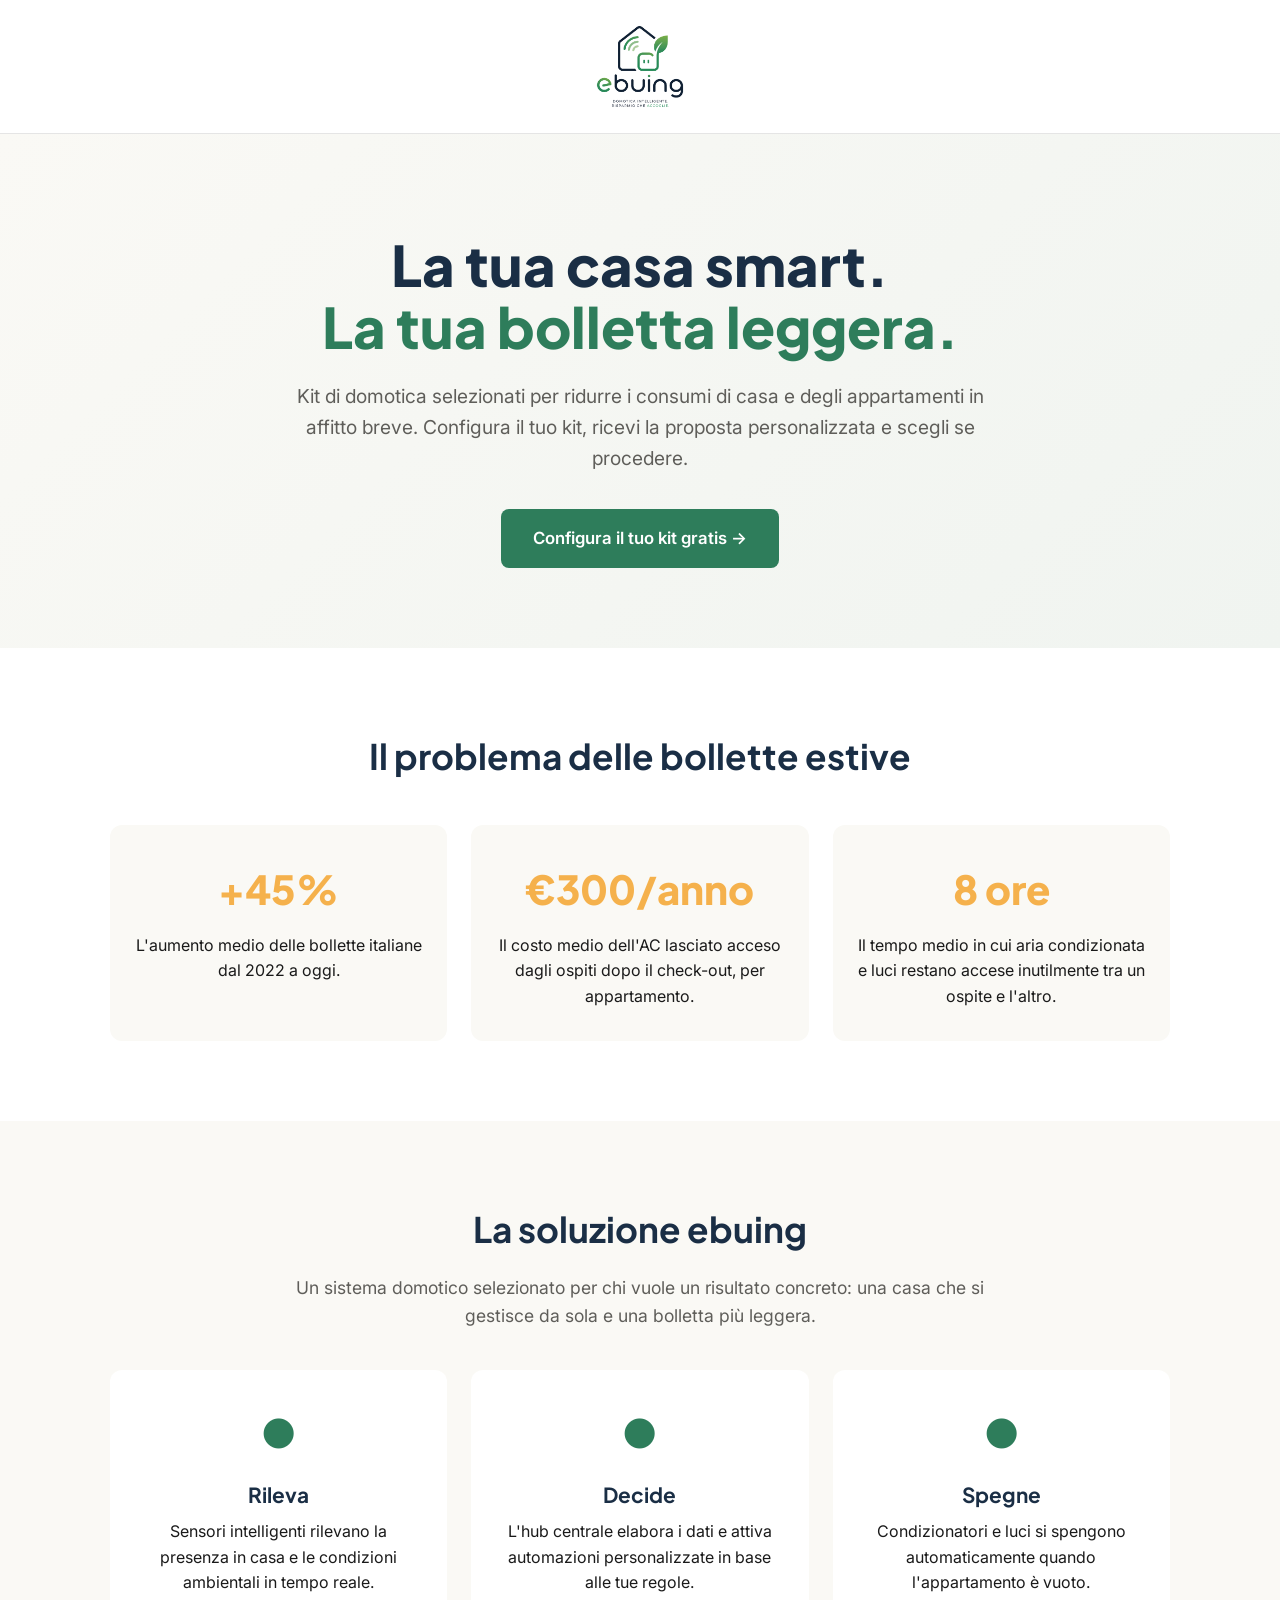
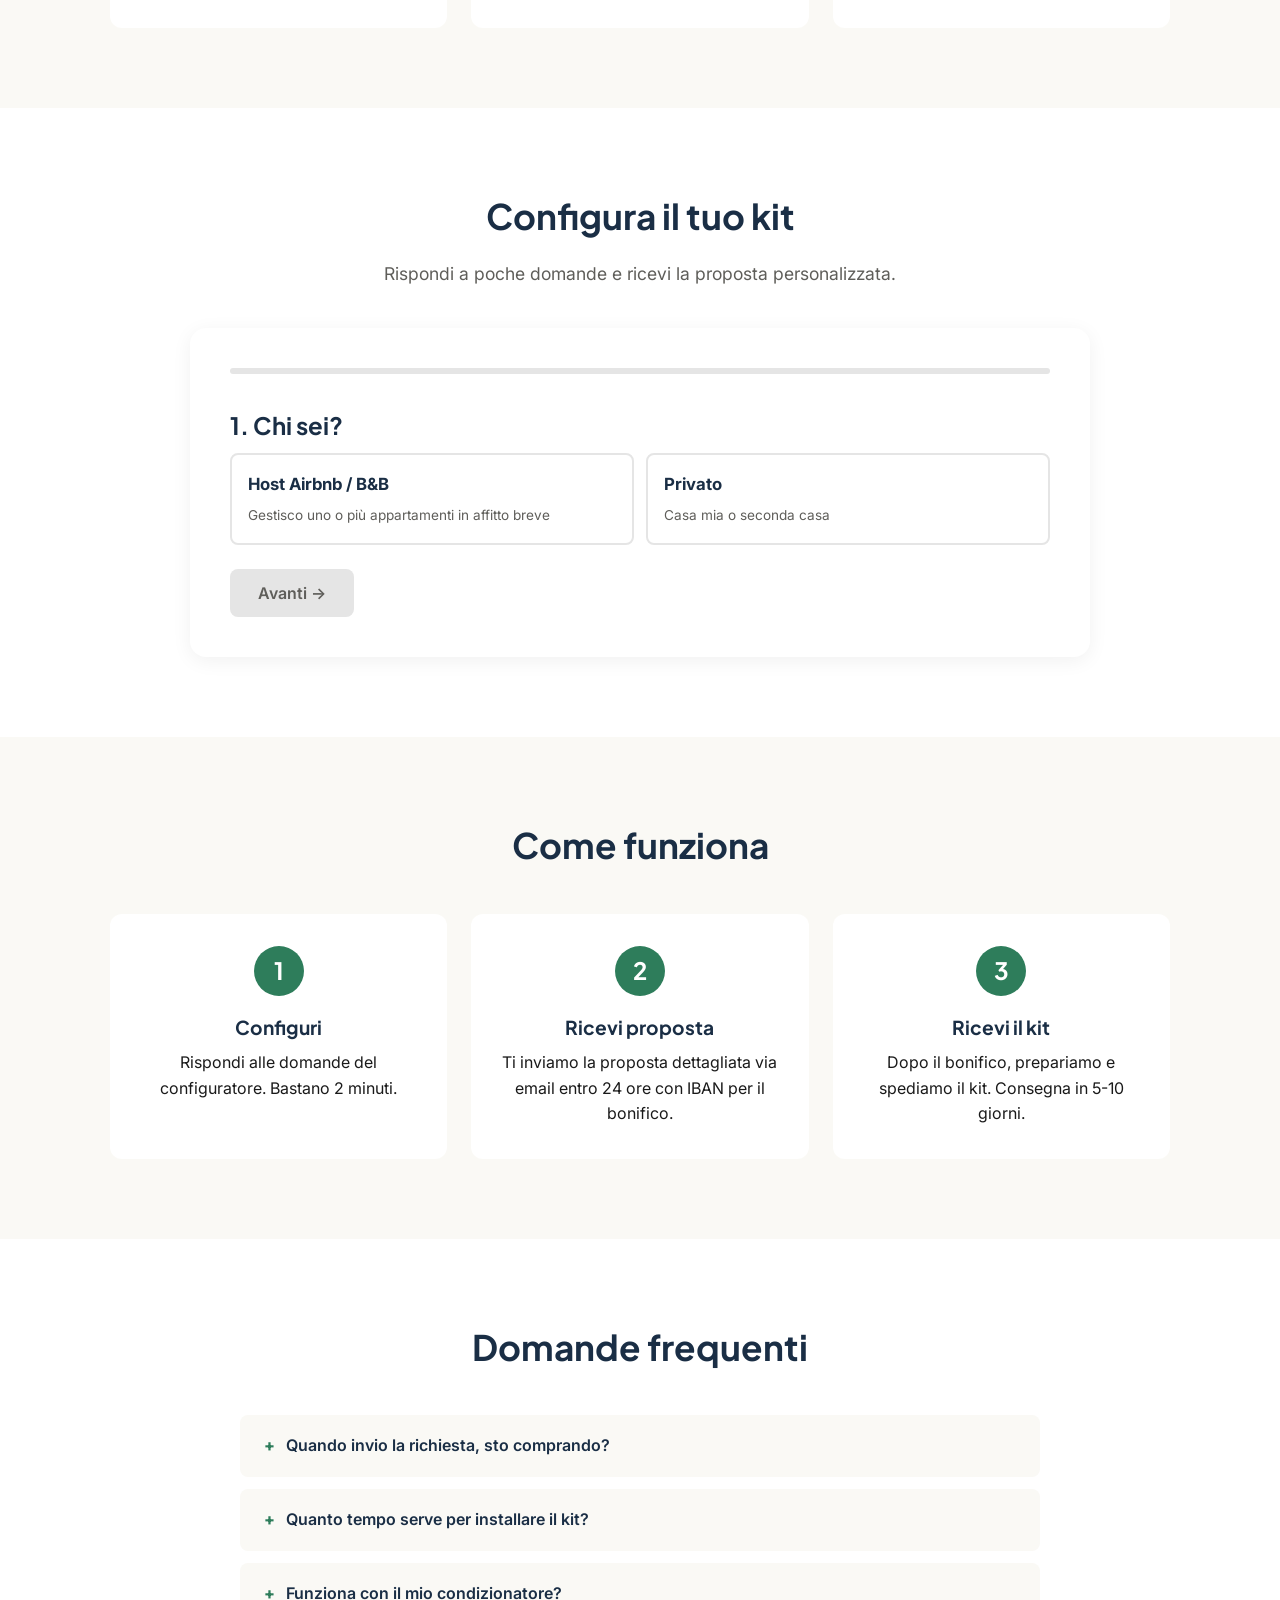
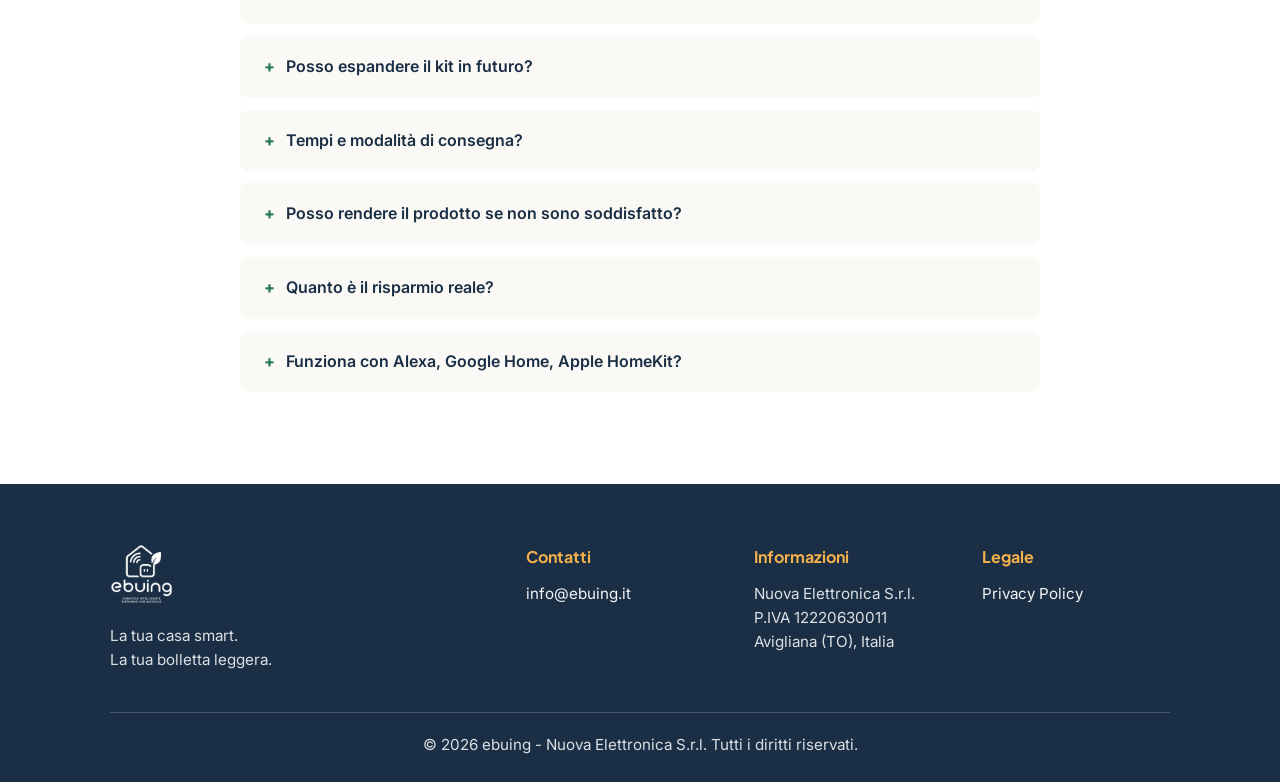
<file: index.html>
<!DOCTYPE html>
<html lang="it">
<head>
<meta charset="UTF-8">
<meta name="viewport" content="width=device-width, initial-scale=1.0">
<meta name="description" content="ebuing - Smart home e domotica per host Airbnb e privati. Configura il tuo kit risparmio energia gratis e ricevi un preventivo personalizzato.">
<meta name="theme-color" content="#2E7D5B">
<title>ebuing - La tua casa smart. La tua bolletta leggera.</title>
<link rel="icon" type="image/png" href="logo.png">
<link rel="preconnect" href="https://fonts.googleapis.com">
<link rel="preconnect" href="https://fonts.gstatic.com" crossorigin>
<link href="https://fonts.googleapis.com/css2?family=Plus+Jakarta+Sans:wght@500;700;800&family=Inter:wght@400;500;600&display=swap" rel="stylesheet">
<link rel="stylesheet" href="style.css">
</head>
<body>

<header class="header">
<div class="container header-inner">
<img src="logo.png" alt="ebuing - smart home e domotica" class="logo">
</div>
</header>

<section class="hero">
<div class="container">
<h1 class="hero-title">La tua casa smart.<br><span class="hero-title-accent">La tua bolletta leggera.</span></h1>
<p class="hero-subtitle">Kit di domotica selezionati per ridurre i consumi di casa e degli appartamenti in affitto breve. Configura il tuo kit, ricevi la proposta personalizzata e scegli se procedere.</p>
<a href="#configuratore" class="btn-primary">Configura il tuo kit gratis →</a>
</div>
</section>

<section class="problem">
<div class="container">
<h2 class="section-title">Il problema delle bollette estive</h2>
<div class="problem-grid">
<div class="problem-card">
<div class="problem-number">+45%</div>
<p>L'aumento medio delle bollette italiane dal 2022 a oggi.</p>
</div>
<div class="problem-card">
<div class="problem-number">€300/anno</div>
<p>Il costo medio dell'AC lasciato acceso dagli ospiti dopo il check-out, per appartamento.</p>
</div>
<div class="problem-card">
<div class="problem-number">8 ore</div>
<p>Il tempo medio in cui aria condizionata e luci restano accese inutilmente tra un ospite e l'altro.</p>
</div>
</div>
</div>
</section>

<section class="solution">
<div class="container">
<h2 class="section-title">La soluzione ebuing</h2>
<p class="section-subtitle">Un sistema domotico selezionato per chi vuole un risultato concreto: una casa che si gestisce da sola e una bolletta più leggera.</p>
<div class="solution-grid">
<div class="solution-card">
<div class="solution-icon">●</div>
<h3>Rileva</h3>
<p>Sensori intelligenti rilevano la presenza in casa e le condizioni ambientali in tempo reale.</p>
</div>
<div class="solution-card">
<div class="solution-icon">●</div>
<h3>Decide</h3>
<p>L'hub centrale elabora i dati e attiva automazioni personalizzate in base alle tue regole.</p>
</div>
<div class="solution-card">
<div class="solution-icon">●</div>
<h3>Spegne</h3>
<p>Condizionatori e luci si spengono automaticamente quando l'appartamento è vuoto.</p>
</div>
</div>
</div>
</section>

<section id="configuratore" class="configurator">
<div class="container">
<h2 class="section-title">Configura il tuo kit</h2>
<p class="section-subtitle">Rispondi a poche domande e ricevi la proposta personalizzata.</p>

<div class="configurator-box">

<div class="progress-bar">
<div class="progress-fill" id="progressFill"></div>
</div>

<div class="step active" data-step="1">
<h3 class="step-title">1. Chi sei?</h3>
<div class="options">
<label class="option-card">
<input type="radio" name="tipo" value="host" required>
<span class="option-content">
<strong>Host Airbnb / B&B</strong>
<small>Gestisco uno o più appartamenti in affitto breve</small>
</span>
</label>
<label class="option-card">
<input type="radio" name="tipo" value="privato" required>
<span class="option-content">
<strong>Privato</strong>
<small>Casa mia o seconda casa</small>
</span>
</label>
</div>
<div class="step-nav">
<button type="button" class="btn-secondary" onclick="goToStep(2)" id="btnNext1" disabled>Avanti →</button>
</div>
</div>

<div class="step" data-step="2">
<h3 class="step-title">2. Dimensione dell'appartamento</h3>
<div class="options">
<label class="option-card"><input type="radio" name="dimensione" value="fino-50"><span class="option-content"><strong>Fino a 50 m²</strong><small>Monolocale o piccolo bilocale</small></span></label>
<label class="option-card"><input type="radio" name="dimensione" value="50-80"><span class="option-content"><strong>50-80 m²</strong><small>Bilocale o trilocale</small></span></label>
<label class="option-card"><input type="radio" name="dimensione" value="80-120"><span class="option-content"><strong>80-120 m²</strong><small>Casa media</small></span></label>
<label class="option-card"><input type="radio" name="dimensione" value="oltre-120"><span class="option-content"><strong>Oltre 120 m²</strong><small>Casa grande o multipiano</small></span></label>
</div>
<div class="step-nav">
<button type="button" class="btn-outline" onclick="goToStep(1)">← Indietro</button>
<button type="button" class="btn-secondary" onclick="goToStep(3)" id="btnNext2" disabled>Avanti →</button>
</div>
</div>

<div class="step" data-step="3">
<h3 class="step-title">3. Cosa vuoi controllare automaticamente?</h3>
<p class="step-subtitle">Seleziona tutte le funzionalità che ti interessano. Vedi sotto il risparmio stimato.</p>
<div class="features">
<label class="feature-card"><input type="checkbox" name="feature" value="ac" data-saving="230"><span class="feature-text"><strong>Spegnere il condizionatore quando la casa è vuota</strong><small>Risparmio stimato: <em>€230/anno</em></small></span></label>
<label class="feature-card"><input type="checkbox" name="feature" value="luci" data-saving="60"><span class="feature-text"><strong>Spegnere luci dimenticate accese</strong><small>Risparmio stimato: <em>€60/anno</em></small></span></label>
<label class="feature-card"><input type="checkbox" name="feature" value="standby" data-saving="80"><span class="feature-text"><strong>Monitorare consumi elettrodomestici</strong><small>Risparmio stimato: <em>€80/anno</em></small></span></label>
<label class="feature-card"><input type="checkbox" name="feature" value="tv" data-saving="40"><span class="feature-text"><strong>Spegnere TV/decoder in standby</strong><small>Risparmio stimato: <em>€40/anno</em></small></span></label>
<label class="feature-card"><input type="checkbox" name="feature" value="voce" data-saving="0"><span class="feature-text"><strong>Comando vocale Alexa/Google Home</strong><small>Comfort aggiunto</small></span></label>
<label class="feature-card"><input type="checkbox" name="feature" value="remoto" data-saving="0"><span class="feature-text"><strong>Controllo remoto da app</strong><small>Gestione da ovunque</small></span></label>
</div>
<div class="saving-summary" id="savingSummary">
<span>Risparmio stimato totale</span>
<strong><span id="savingAmount">€0</span>/anno</strong>
</div>
<div class="step-nav">
<button type="button" class="btn-outline" onclick="goToStep(2)">← Indietro</button>
<button type="button" class="btn-secondary" onclick="goToStep(4)" id="btnNext3">Vedi il tuo kit →</button>
</div>
</div>

<div class="step" data-step="4">
<h3 class="step-title">4. Il tuo kit ideale</h3>
<p class="step-subtitle">Basato sulle tue scelte, ecco il kit che ti consigliamo. Puoi confermare o scegliere un'opzione diversa.</p>

<div id="kitCards" class="kit-cards-container"></div>

<div class="roi-box">
<div class="roi-header">Riepilogo del tuo investimento</div>
<div class="roi-content">
<div class="roi-item">
<span class="roi-label">Kit selezionato</span>
<span class="roi-value" id="roiKitNome">—</span>
</div>
<div class="roi-item">
<span class="roi-label">Costo</span>
<span class="roi-value" id="roiPrezzo">—</span>
</div>
<div class="roi-item">
<span class="roi-label">Risparmio stimato</span>
<span class="roi-value roi-highlight" id="roiRisparmio">—</span>
</div>
<div class="roi-item">
<span class="roi-label">Si ripaga in</span>
<span class="roi-value roi-highlight" id="roiMesi">—</span>
</div>
</div>
</div>

<div class="step-nav">
<button type="button" class="btn-outline" onclick="goToStep(3)">← Indietro</button>
<button type="button" class="btn-secondary" onclick="goToStep(5)">Procedi alla richiesta →</button>
</div>
</div>

<div class="step" data-step="5">
<h3 class="step-title">5. Invia la tua richiesta</h3>
<p class="step-subtitle">Lascia i tuoi contatti per ricevere la proposta dettagliata via email entro 24 ore.</p>

<div class="kit-riepilogo-form">
<strong>Kit scelto:</strong> <span id="riepilogoKit">—</span>
</div>

<form id="leadForm" action="https://formspree.io/f/xpqbnbnw" method="POST">
<input type="hidden" name="_subject" value="Nuova richiesta kit ebuing">
<input type="hidden" name="tipo_cliente" id="hiddenTipo">
<input type="hidden" name="dimensione" id="hiddenDimensione">
<input type="hidden" name="funzionalita" id="hiddenFeatures">
<input type="hidden" name="risparmio_stimato" id="hiddenSaving">
<input type="hidden" name="kit_scelto" id="hiddenKit">
<input type="hidden" name="kit_prezzo" id="hiddenKitPrezzo">

<div class="form-row"><label for="nome">Nome e cognome *</label><input type="text" id="nome" name="nome" required></div>
<div class="form-row"><label for="email">Email *</label><input type="email" id="email" name="email" required></div>
<div class="form-row"><label for="telefono">Telefono (opzionale)</label><input type="tel" id="telefono" name="telefono"></div>
<div class="form-row"><label for="citta">Città *</label><input type="text" id="citta" name="citta" required></div>
<div class="form-row"><label for="note">Note (opzionale)</label><textarea id="note" name="note" rows="3" placeholder="Hai esigenze particolari? Scrivile qui."></textarea></div>

<label class="checkbox-row">
<input type="checkbox" name="consenso" required>
<span>Acconsento al trattamento dei miei dati personali per ricevere la proposta e comunicazioni relative al lancio del kit. Leggi la <a href="privacy.html" target="_blank">Privacy Policy</a>.</span>
</label>

<p class="info-richiesta">Questa è una <strong>richiesta di proposta</strong>, non un ordine vincolante. Riceverai via email i dettagli del kit, IBAN per il bonifico e tempi di consegna. Procederai con l'acquisto solo dopo la tua conferma esplicita.</p>

<div class="step-nav">
<button type="button" class="btn-outline" onclick="goToStep(4)">← Indietro</button>
<button type="submit" class="btn-primary">Invia richiesta</button>
</div>
</form>
</div>

<div class="step thank-you" data-step="6">
<div class="thank-you-icon">✓</div>
<h3>Grazie!</h3>
<p>Abbiamo ricevuto la tua richiesta. Stiamo preparando la proposta dettagliata e te la invieremo via email entro 24 ore.</p>
<p>Riceverai: riepilogo kit, prezzo finale, IBAN per il bonifico, tempi di consegna.</p>
<p>Per qualsiasi domanda, scrivici a <a href="mailto:info@ebuing.it">info@ebuing.it</a></p>
<p id="countdownMsg" style="margin-top: 32px; color: var(--grigio-scuro); font-size: 0.95rem;">Hai più appartamenti? Potrai fare una nuova richiesta tra <strong id="countdownNumber" style="color: var(--verde);">10</strong> secondi.</p>
<button type="button" id="newRequestBtn" onclick="resetConfigurator()" class="btn-primary" style="display: none; margin-top: 24px;">+ Fai un'altra richiesta</button>
</div>

</div>
</div>
</section>

<section class="how-it-works">
<div class="container">
<h2 class="section-title">Come funziona</h2>
<div class="how-grid">
<div class="how-step"><div class="how-number">1</div><h3>Configuri</h3><p>Rispondi alle domande del configuratore. Bastano 2 minuti.</p></div>
<div class="how-step"><div class="how-number">2</div><h3>Ricevi proposta</h3><p>Ti inviamo la proposta dettagliata via email entro 24 ore con IBAN per il bonifico.</p></div>
<div class="how-step"><div class="how-number">3</div><h3>Ricevi il kit</h3><p>Dopo il bonifico, prepariamo e spediamo il kit. Consegna in 5-10 giorni.</p></div>
</div>
</div>
</section>

<section class="faq">
<div class="container">
<h2 class="section-title">Domande frequenti</h2>
<div class="faq-list">

<details class="faq-item"><summary>Quando invio la richiesta, sto comprando?</summary><p>No. L'invio della richiesta è una manifestazione di interesse senza impegno. Riceverai via email la proposta dettagliata con prezzo, IBAN per il bonifico e tempi. L'ordine si perfeziona solo dopo che hai fatto il bonifico bancario.</p></details>

<details class="faq-item"><summary>Quanto tempo serve per installare il kit?</summary><p>L'installazione del kit base richiede circa 30-45 minuti la prima volta. Forniamo guida cartacea italiana inclusa nella confezione e video tutorial online. Non serve elettricista per il kit base.</p></details>

<details class="faq-item"><summary>Funziona con il mio condizionatore?</summary><p>Il kit funziona con condizionatori dotati di presa elettrica standard (portatili o split con presa esterna). Per split fissi senza presa esterna, l'hub centrale ha un trasmettitore IR integrato che può comandare i climatizzatori tramite telecomando.</p></details>

<details class="faq-item"><summary>Posso espandere il kit in futuro?</summary><p>Sì, tutti i kit sono espandibili. Puoi aggiungere sensori, prese smart, lampadine smart in qualsiasi momento. L'hub centrale supporta fino a 128 dispositivi.</p></details>

<details class="faq-item"><summary>Tempi e modalità di consegna?</summary><p>Dopo aver ricevuto il bonifico, prepariamo e spediamo il kit. Consegna 5-10 giorni lavorativi tramite corriere. Spedizione gratuita inclusa nel prezzo.</p></details>

<details class="faq-item"><summary>Posso rendere il prodotto se non sono soddisfatto?</summary><p>Sì, hai 14 giorni di diritto di recesso secondo la legge italiana. Se entro 14 giorni dalla consegna decidi di rendere il kit, ti rimborsiamo l'intero importo.</p></details>

<details class="faq-item"><summary>Quanto è il risparmio reale?</summary><p>Il risparmio dipende dall'uso e dalle abitudini. I valori indicati nel configuratore sono basati su tariffe ARERA 2026 e consumi medi di appartamenti italiani. Su un appartamento Airbnb tipico, il kit base si ripaga in circa 6-9 mesi durante la stagione estiva.</p></details>

<details class="faq-item"><summary>Funziona con Alexa, Google Home, Apple HomeKit?</summary><p>Sì. Il kit è compatibile con tutti i principali assistenti vocali (Alexa, Google Home, Apple HomeKit, SmartThings). La configurazione richiede WiFi 2.4 GHz attivo nell'appartamento.</p></details>

</div>
</div>
</section>

<footer class="footer">
<div class="container">
<div class="footer-grid">
<div>
<img src="logo.png" alt="ebuing" class="footer-logo">
<p class="footer-tagline">La tua casa smart.<br>La tua bolletta leggera.</p>
</div>
<div>
<h4>Contatti</h4>
<p><a href="mailto:info@ebuing.it">info@ebuing.it</a></p>
</div>
<div>
<h4>Informazioni</h4>
<p>Nuova Elettronica S.r.l.<br>P.IVA 12220630011<br>Avigliana (TO), Italia</p>
</div>
<div>
<h4>Legale</h4>
<p><a href="privacy.html">Privacy Policy</a></p>
</div>
</div>
<div class="footer-bottom">
<p>© 2026 ebuing - Nuova Elettronica S.r.l. Tutti i diritti riservati.</p>
</div>
</div>
</footer>

<script src="script.js"></script>
</body>
</html>
</file>
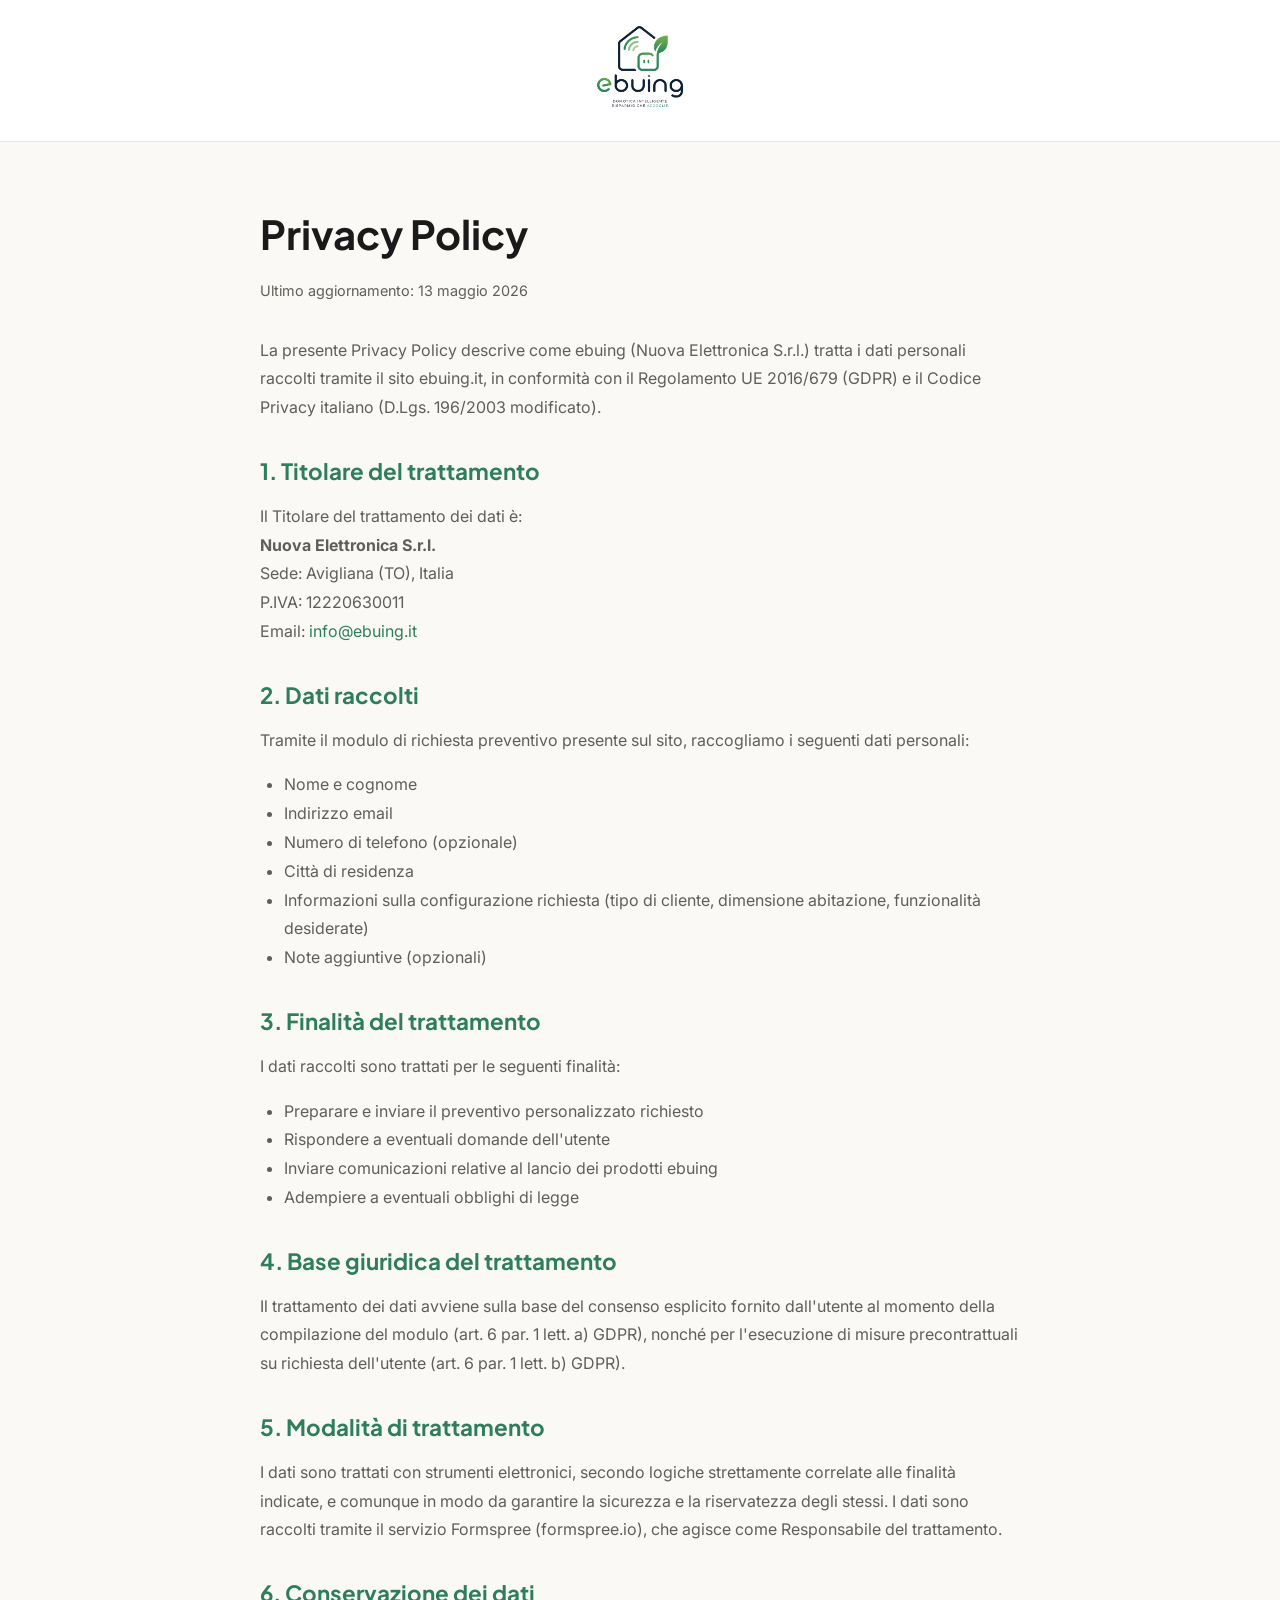
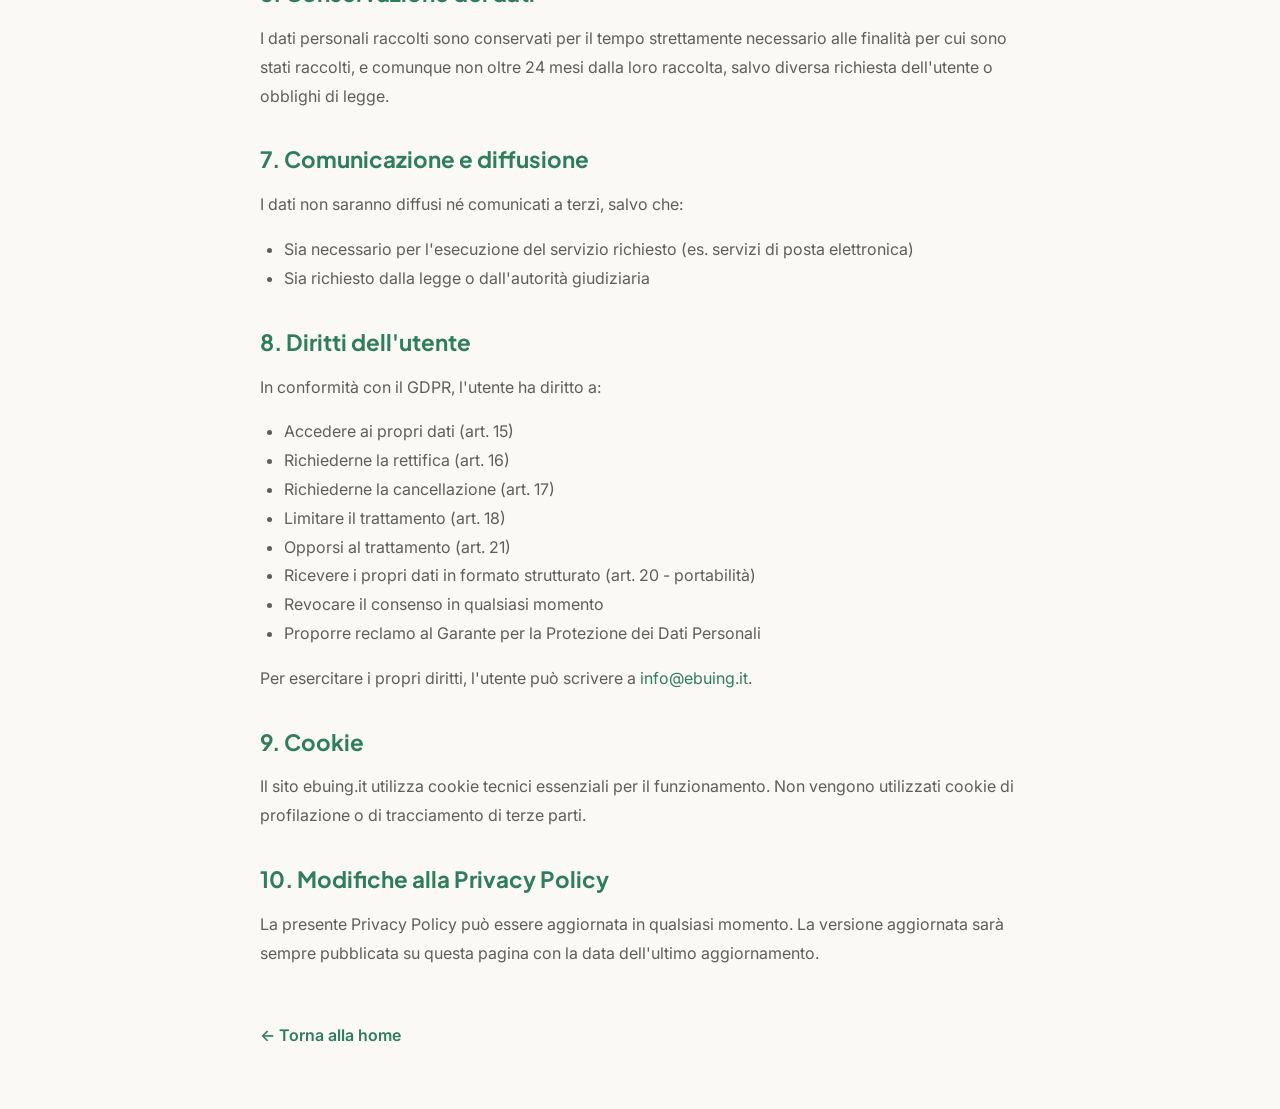
<file: privacy.html>
<!DOCTYPE html>
<html lang="it">
<head>
<meta charset="UTF-8">
<meta name="viewport" content="width=device-width, initial-scale=1.0">
<title>Privacy Policy - ebuing</title>
<link rel="icon" type="image/png" href="logo.png">
<link href="https://fonts.googleapis.com/css2?family=Plus+Jakarta+Sans:wght@500;700&family=Inter:wght@400;500&display=swap" rel="stylesheet">
<link rel="stylesheet" href="style.css">
<style>
.privacy-content { max-width: 800px; margin: 0 auto; padding: 60px 20px; }
.privacy-content h1 { font-size: 2.5rem; margin-bottom: 12px; }
.privacy-content .updated { color: var(--grigio-scuro); margin-bottom: 32px; font-size: 0.9rem; }
.privacy-content h2 { font-size: 1.4rem; margin: 32px 0 12px; color: var(--verde); }
.privacy-content p, .privacy-content ul { margin-bottom: 16px; color: var(--grigio-scuro); line-height: 1.8; }
.privacy-content ul { padding-left: 24px; }
.privacy-content a { color: var(--verde); }
.back-link { display: inline-block; margin-top: 40px; color: var(--verde); font-weight: 600; }
</style>
</head>
<body>

<header class="header">
<div class="container header-inner">
<a href="index.html"><img src="logo.png" alt="ebuing" class="logo"></a>
</div>
</header>

<div class="privacy-content">

<h1>Privacy Policy</h1>
<p class="updated">Ultimo aggiornamento: 13 maggio 2026</p>

<p>La presente Privacy Policy descrive come ebuing (Nuova Elettronica S.r.l.) tratta i dati personali raccolti tramite il sito ebuing.it, in conformità con il Regolamento UE 2016/679 (GDPR) e il Codice Privacy italiano (D.Lgs. 196/2003 modificato).</p>

<h2>1. Titolare del trattamento</h2>
<p>Il Titolare del trattamento dei dati è:<br>
<strong>Nuova Elettronica S.r.l.</strong><br>
Sede: Avigliana (TO), Italia<br>
P.IVA: 12220630011<br>
Email: <a href="mailto:info@ebuing.it">info@ebuing.it</a></p>

<h2>2. Dati raccolti</h2>
<p>Tramite il modulo di richiesta preventivo presente sul sito, raccogliamo i seguenti dati personali:</p>
<ul>
<li>Nome e cognome</li>
<li>Indirizzo email</li>
<li>Numero di telefono (opzionale)</li>
<li>Città di residenza</li>
<li>Informazioni sulla configurazione richiesta (tipo di cliente, dimensione abitazione, funzionalità desiderate)</li>
<li>Note aggiuntive (opzionali)</li>
</ul>

<h2>3. Finalità del trattamento</h2>
<p>I dati raccolti sono trattati per le seguenti finalità:</p>
<ul>
<li>Preparare e inviare il preventivo personalizzato richiesto</li>
<li>Rispondere a eventuali domande dell'utente</li>
<li>Inviare comunicazioni relative al lancio dei prodotti ebuing</li>
<li>Adempiere a eventuali obblighi di legge</li>
</ul>

<h2>4. Base giuridica del trattamento</h2>
<p>Il trattamento dei dati avviene sulla base del consenso esplicito fornito dall'utente al momento della compilazione del modulo (art. 6 par. 1 lett. a) GDPR), nonché per l'esecuzione di misure precontrattuali su richiesta dell'utente (art. 6 par. 1 lett. b) GDPR).</p>

<h2>5. Modalità di trattamento</h2>
<p>I dati sono trattati con strumenti elettronici, secondo logiche strettamente correlate alle finalità indicate, e comunque in modo da garantire la sicurezza e la riservatezza degli stessi. I dati sono raccolti tramite il servizio Formspree (formspree.io), che agisce come Responsabile del trattamento.</p>

<h2>6. Conservazione dei dati</h2>
<p>I dati personali raccolti sono conservati per il tempo strettamente necessario alle finalità per cui sono stati raccolti, e comunque non oltre 24 mesi dalla loro raccolta, salvo diversa richiesta dell'utente o obblighi di legge.</p>

<h2>7. Comunicazione e diffusione</h2>
<p>I dati non saranno diffusi né comunicati a terzi, salvo che:</p>
<ul>
<li>Sia necessario per l'esecuzione del servizio richiesto (es. servizi di posta elettronica)</li>
<li>Sia richiesto dalla legge o dall'autorità giudiziaria</li>
</ul>

<h2>8. Diritti dell'utente</h2>
<p>In conformità con il GDPR, l'utente ha diritto a:</p>
<ul>
<li>Accedere ai propri dati (art. 15)</li>
<li>Richiederne la rettifica (art. 16)</li>
<li>Richiederne la cancellazione (art. 17)</li>
<li>Limitare il trattamento (art. 18)</li>
<li>Opporsi al trattamento (art. 21)</li>
<li>Ricevere i propri dati in formato strutturato (art. 20 - portabilità)</li>
<li>Revocare il consenso in qualsiasi momento</li>
<li>Proporre reclamo al Garante per la Protezione dei Dati Personali</li>
</ul>
<p>Per esercitare i propri diritti, l'utente può scrivere a <a href="mailto:info@ebuing.it">info@ebuing.it</a>.</p>

<h2>9. Cookie</h2>
<p>Il sito ebuing.it utilizza cookie tecnici essenziali per il funzionamento. Non vengono utilizzati cookie di profilazione o di tracciamento di terze parti.</p>

<h2>10. Modifiche alla Privacy Policy</h2>
<p>La presente Privacy Policy può essere aggiornata in qualsiasi momento. La versione aggiornata sarà sempre pubblicata su questa pagina con la data dell'ultimo aggiornamento.</p>

<a href="index.html" class="back-link">← Torna alla home</a>

</div>

</body>
</html>
</file>
<file: style.css>
:root {
  --verde: #2E7D5B;
  --verde-chiaro: #F0F8F4;
  --blu-scuro: #1A2E45;
  --giallo: #F5B14C;
  --bianco-caldo: #FAF9F5;
  --grigio-chiaro: #E5E5E5;
  --grigio-scuro: #5F5E5A;
  --testo: #1A1A1A;
}

* {
  box-sizing: border-box;
  margin: 0;
  padding: 0;
}

body {
  font-family: 'Inter', sans-serif;
  color: var(--testo);
  background: var(--bianco-caldo);
  line-height: 1.6;
  -webkit-font-smoothing: antialiased;
}

.container {
  max-width: 1100px;
  margin: 0 auto;
  padding: 0 20px;
}

h1, h2, h3, h4 {
  font-family: 'Plus Jakarta Sans', sans-serif;
}

a {
  color: var(--verde);
  text-decoration: none;
}

a:hover {
  text-decoration: underline;
}

/* HEADER */
.header {
  padding: 24px 0;
  border-bottom: 1px solid var(--grigio-chiaro);
  background: white;
  position: sticky;
  top: 0;
  z-index: 100;
}

.header-inner {
  display: flex;
  align-items: center;
  justify-content: center;
}

.logo {
  height: 85px;
  width: auto;
}

/* HERO */
.hero {
  padding: 100px 0 80px;
  background: linear-gradient(135deg, var(--bianco-caldo) 0%, #F0F4F0 100%);
  text-align: center;
}

.hero-title {
  font-size: 3.5rem;
  font-weight: 800;
  color: var(--blu-scuro);
  line-height: 1.1;
  margin-bottom: 24px;
}

.hero-title-accent {
  color: var(--verde);
}

.hero-subtitle {
  font-size: 1.2rem;
  color: var(--grigio-scuro);
  max-width: 700px;
  margin: 0 auto 36px;
}

.btn-primary {
  display: inline-block;
  background: var(--verde);
  color: white;
  padding: 16px 32px;
  border-radius: 8px;
  font-weight: 600;
  font-size: 1.05rem;
  border: none;
  cursor: pointer;
  font-family: inherit;
  transition: all 0.2s;
}

.btn-primary:hover {
  background: #266B4D;
  text-decoration: none;
  transform: translateY(-1px);
}

.btn-primary:disabled {
  background: var(--grigio-chiaro);
  color: var(--grigio-scuro);
  cursor: not-allowed;
}

.btn-secondary {
  display: inline-block;
  background: var(--blu-scuro);
  color: white;
  padding: 14px 28px;
  border-radius: 8px;
  font-weight: 600;
  border: none;
  cursor: pointer;
  font-family: inherit;
  font-size: 1rem;
  transition: all 0.2s;
}

.btn-secondary:hover {
  background: #243A5C;
}

.btn-secondary:disabled {
  background: var(--grigio-chiaro);
  color: var(--grigio-scuro);
  cursor: not-allowed;
}

.btn-outline {
  display: inline-block;
  background: white;
  color: var(--grigio-scuro);
  padding: 14px 28px;
  border-radius: 8px;
  font-weight: 600;
  border: 2px solid var(--grigio-chiaro);
  cursor: pointer;
  font-family: inherit;
  font-size: 1rem;
}

.btn-outline:hover {
  border-color: var(--grigio-scuro);
}

/* SECTIONS */
.problem, .solution, .configurator, .how-it-works, .faq {
  padding: 80px 0;
}

.problem { background: white; }
.solution { background: var(--bianco-caldo); }
.configurator { background: white; }
.how-it-works { background: var(--bianco-caldo); }
.faq { background: white; }

.section-title {
  font-size: 2.2rem;
  font-weight: 700;
  color: var(--blu-scuro);
  text-align: center;
  margin-bottom: 16px;
}

.section-subtitle {
  text-align: center;
  color: var(--grigio-scuro);
  font-size: 1.1rem;
  max-width: 700px;
  margin: 0 auto 40px;
}

/* PROBLEM */
.problem-grid {
  display: grid;
  grid-template-columns: repeat(3, 1fr);
  gap: 24px;
  margin-top: 40px;
}

.problem-card {
  background: var(--bianco-caldo);
  padding: 32px 24px;
  border-radius: 12px;
  text-align: center;
}

.problem-number {
  font-family: 'Plus Jakarta Sans', sans-serif;
  font-size: 2.5rem;
  font-weight: 800;
  color: var(--giallo);
  margin-bottom: 12px;
}

/* SOLUTION */
.solution-grid {
  display: grid;
  grid-template-columns: repeat(3, 1fr);
  gap: 24px;
  margin-top: 40px;
}

.solution-card {
  background: white;
  padding: 32px 24px;
  border-radius: 12px;
  text-align: center;
}

.solution-icon {
  font-size: 2.5rem;
  color: var(--verde);
  margin-bottom: 12px;
}

.solution-card h3 {
  color: var(--blu-scuro);
  font-size: 1.3rem;
  margin-bottom: 8px;
}

/* CONFIGURATOR */
.configurator-box {
  max-width: 900px;
  margin: 0 auto;
  background: white;
  padding: 40px;
  border-radius: 16px;
  box-shadow: 0 4px 20px rgba(0, 0, 0, 0.06);
}

.progress-bar {
  background: var(--grigio-chiaro);
  border-radius: 4px;
  height: 6px;
  margin-bottom: 32px;
  overflow: hidden;
}

.progress-fill {
  background: var(--verde);
  height: 100%;
  width: 0;
  transition: width 0.3s;
}

.step {
  display: none;
}

.step.active {
  display: block;
}

.step-title {
  font-size: 1.5rem;
  color: var(--blu-scuro);
  margin-bottom: 8px;
}

.step-subtitle {
  color: var(--grigio-scuro);
  margin-bottom: 24px;
}

.options {
  display: grid;
  grid-template-columns: repeat(2, 1fr);
  gap: 12px;
  margin-bottom: 24px;
}

.option-card {
  display: block;
  padding: 16px;
  border: 2px solid var(--grigio-chiaro);
  border-radius: 8px;
  cursor: pointer;
  transition: all 0.2s;
}

.option-card:hover {
  border-color: var(--verde);
}

.option-card input {
  display: none;
}

.option-card input:checked + .option-content {
  color: var(--verde);
}

.option-card:has(input:checked) {
  border-color: var(--verde);
  background: var(--verde-chiaro);
}

.option-content {
  display: block;
}

.option-content strong {
  display: block;
  color: var(--blu-scuro);
  font-size: 1.05rem;
  margin-bottom: 4px;
}

.option-content small {
  color: var(--grigio-scuro);
  font-size: 0.85rem;
}

/* FEATURES (Step 3) */
.features {
  display: grid;
  grid-template-columns: 1fr;
  gap: 10px;
  margin-bottom: 24px;
}

.feature-card {
  display: flex;
  align-items: flex-start;
  gap: 12px;
  padding: 14px 18px;
  border: 2px solid var(--grigio-chiaro);
  border-radius: 8px;
  cursor: pointer;
  transition: all 0.2s;
}

.feature-card:hover {
  border-color: var(--verde);
}

.feature-card input {
  margin-top: 2px;
  flex-shrink: 0;
}

.feature-card:has(input:checked) {
  border-color: var(--verde);
  background: var(--verde-chiaro);
}

.feature-text {
  display: block;
}

.feature-text strong {
  color: var(--blu-scuro);
  display: block;
  margin-bottom: 2px;
}

.feature-text small {
  color: var(--grigio-scuro);
  font-size: 0.88rem;
}

.feature-text em {
  color: var(--verde);
  font-style: normal;
  font-weight: 600;
}

.saving-summary {
  background: var(--blu-scuro);
  color: white;
  padding: 18px 24px;
  border-radius: 8px;
  display: flex;
  justify-content: space-between;
  align-items: center;
  margin-bottom: 24px;
}

.saving-summary strong {
  font-family: 'Plus Jakarta Sans', sans-serif;
  font-size: 1.5rem;
  color: var(--giallo);
}

.step-nav {
  display: flex;
  justify-content: space-between;
  gap: 12px;
  margin-top: 24px;
}

.step-nav button {
  flex-shrink: 0;
}

/* FORM */
.form-row {
  margin-bottom: 16px;
}

.form-row label {
  display: block;
  font-weight: 600;
  color: var(--blu-scuro);
  margin-bottom: 6px;
  font-size: 0.95rem;
}

.form-row input,
.form-row textarea,
.form-row select {
  width: 100%;
  padding: 12px 14px;
  border: 2px solid var(--grigio-chiaro);
  border-radius: 8px;
  font-family: inherit;
  font-size: 1rem;
  transition: border-color 0.2s;
}

.form-row input:focus,
.form-row textarea:focus {
  outline: none;
  border-color: var(--verde);
}

.checkbox-row {
  display: flex;
  align-items: flex-start;
  gap: 10px;
  margin: 20px 0;
  font-size: 0.9rem;
  color: var(--grigio-scuro);
}

.checkbox-row input {
  margin-top: 4px;
  flex-shrink: 0;
}

/* THANK YOU */
.thank-you {
  text-align: center;
  padding: 40px 20px;
}

.thank-you-icon {
  width: 80px;
  height: 80px;
  background: var(--verde);
  color: white;
  border-radius: 50%;
  display: flex;
  align-items: center;
  justify-content: center;
  font-size: 2.5rem;
  margin: 0 auto 24px;
}

.thank-you h3 {
  color: var(--blu-scuro);
  font-size: 2rem;
  margin-bottom: 16px;
}

.thank-you p {
  color: var(--grigio-scuro);
  margin-bottom: 12px;
}

/* HOW IT WORKS */
.how-grid {
  display: grid;
  grid-template-columns: repeat(3, 1fr);
  gap: 24px;
  margin-top: 40px;
}

.how-step {
  background: white;
  padding: 32px 24px;
  border-radius: 12px;
  text-align: center;
}

.how-number {
  width: 50px;
  height: 50px;
  background: var(--verde);
  color: white;
  border-radius: 50%;
  display: flex;
  align-items: center;
  justify-content: center;
  font-size: 1.5rem;
  font-weight: 700;
  margin: 0 auto 16px;
  font-family: 'Plus Jakarta Sans', sans-serif;
}

.how-step h3 {
  color: var(--blu-scuro);
  font-size: 1.2rem;
  margin-bottom: 8px;
}

/* FAQ */
.faq-list {
  max-width: 800px;
  margin: 40px auto 0;
}

.faq-item {
  background: var(--bianco-caldo);
  border-radius: 8px;
  margin-bottom: 12px;
  padding: 18px 24px;
}

.faq-item summary {
  cursor: pointer;
  font-weight: 600;
  color: var(--blu-scuro);
  list-style: none;
}

.faq-item summary::-webkit-details-marker {
  display: none;
}

.faq-item summary::before {
  content: '+ ';
  color: var(--verde);
  font-weight: 800;
  margin-right: 8px;
}

.faq-item[open] summary::before {
  content: '− ';
}

.faq-item p {
  margin-top: 12px;
  color: var(--grigio-scuro);
}

/* FOOTER */
.footer {
  background: var(--blu-scuro);
  color: white;
  padding: 60px 0 24px;
}

.footer-grid {
  display: grid;
  grid-template-columns: 2fr 1fr 1fr 1fr;
  gap: 40px;
  margin-bottom: 40px;
}

.footer-logo {
  height: 60px;
  width: auto;
  margin-bottom: 12px;
  filter: brightness(0) invert(1);
}

.footer-tagline {
  color: rgba(255, 255, 255, 0.85);
}

.footer h4 {
  font-size: 1rem;
  margin-bottom: 12px;
  color: var(--giallo);
}

.footer p {
  color: rgba(255, 255, 255, 0.85);
  font-size: 0.95rem;
}

.footer a {
  color: rgba(255, 255, 255, 0.95);
}

.footer-bottom {
  border-top: 1px solid rgba(255, 255, 255, 0.2);
  padding-top: 20px;
  text-align: center;
  font-size: 0.85rem;
  color: rgba(255, 255, 255, 0.7);
}

/* === KIT CARDS (Step 4) === */
.kit-cards-container {
  display: grid;
  grid-template-columns: repeat(3, 1fr);
  gap: 16px;
  margin: 24px 0;
}

.kit-card {
  background: white;
  border: 2px solid var(--grigio-chiaro);
  border-radius: 12px;
  padding: 20px;
  position: relative;
  transition: all 0.2s;
  display: flex;
  flex-direction: column;
}

.kit-card:hover {
  border-color: var(--verde);
  box-shadow: 0 4px 12px rgba(46, 125, 91, 0.1);
}

.kit-raccomandato {
  border-color: var(--giallo);
  border-width: 3px;
  background: #FFFBF2;
}

.kit-selezionato {
  border-color: var(--verde) !important;
  border-width: 3px !important;
  background: #F0F8F4 !important;
}

.kit-badge {
  position: absolute;
  top: -12px;
  left: 50%;
  transform: translateX(-50%);
  background: var(--giallo);
  color: var(--blu-scuro);
  font-weight: 700;
  font-size: 0.85rem;
  padding: 6px 14px;
  border-radius: 16px;
  white-space: nowrap;
}

.kit-nome {
  font-family: 'Plus Jakarta Sans', sans-serif;
  font-size: 1.4rem;
  color: var(--blu-scuro);
  margin: 8px 0 4px;
  font-weight: 700;
}

.kit-tagline {
  color: var(--grigio-scuro);
  font-size: 0.9rem;
  margin-bottom: 16px;
  min-height: 36px;
}

.kit-prezzo {
  font-family: 'Plus Jakarta Sans', sans-serif;
  font-size: 2.2rem;
  font-weight: 800;
  color: var(--verde);
  margin: 8px 0 0;
}

.kit-spedizione {
  font-size: 0.85rem;
  color: var(--grigio-scuro);
  margin: 0 0 16px;
}

.kit-sezione {
  margin: 12px 0;
  font-size: 0.9rem;
}

.kit-sezione strong {
  color: var(--blu-scuro);
  display: block;
  margin-bottom: 6px;
}

.kit-sezione ul {
  list-style: none;
  padding: 0;
  margin: 0;
}

.kit-sezione li {
  padding: 4px 0;
  color: var(--grigio-scuro);
  font-size: 0.88rem;
  line-height: 1.4;
}

.btn-kit-select {
  margin-top: auto;
  padding: 12px 16px;
  border: 2px solid var(--verde);
  background: white;
  color: var(--verde);
  border-radius: 8px;
  font-weight: 600;
  cursor: pointer;
  transition: all 0.2s;
  font-family: inherit;
  font-size: 0.95rem;
}

.btn-kit-select:hover {
  background: var(--verde);
  color: white;
}

.kit-selezionato .btn-kit-select {
  background: var(--verde);
  color: white;
}

/* === ROI BOX === */
.roi-box {
  background: var(--blu-scuro);
  color: white;
  border-radius: 12px;
  padding: 24px;
  margin: 24px 0;
}

.roi-header {
  font-family: 'Plus Jakarta Sans', sans-serif;
  font-weight: 700;
  font-size: 1.1rem;
  margin-bottom: 16px;
  text-align: center;
  color: var(--giallo);
}

.roi-content {
  display: grid;
  grid-template-columns: repeat(4, 1fr);
  gap: 16px;
}

.roi-item {
  display: flex;
  flex-direction: column;
  text-align: center;
}

.roi-label {
  font-size: 0.85rem;
  opacity: 0.85;
  margin-bottom: 4px;
}

.roi-value {
  font-family: 'Plus Jakarta Sans', sans-serif;
  font-weight: 700;
  font-size: 1.15rem;
  color: white;
}

.roi-highlight {
  color: var(--giallo);
}

.kit-riepilogo-form {
  background: #F0F8F4;
  border-left: 4px solid var(--verde);
  padding: 14px 18px;
  border-radius: 6px;
  margin-bottom: 20px;
  font-size: 0.95rem;
}

.kit-riepilogo-form strong {
  color: var(--blu-scuro);
}

.info-richiesta {
  background: #FFF9EC;
  border: 1px solid var(--giallo);
  border-radius: 8px;
  padding: 12px 16px;
  font-size: 0.88rem;
  color: var(--grigio-scuro);
  line-height: 1.5;
  margin: 16px 0 24px;
}

/* === RESPONSIVE === */
@media (max-width: 900px) {
  .kit-cards-container {
    grid-template-columns: 1fr;
  }
  .roi-content {
    grid-template-columns: repeat(2, 1fr);
  }
}

@media (max-width: 768px) {
  .hero-title { font-size: 2.5rem; }
  .hero-subtitle { font-size: 1rem; }
  .section-title { font-size: 1.8rem; }
  .problem-grid, .solution-grid, .how-grid {
    grid-template-columns: 1fr;
  }
  .footer-grid {
    grid-template-columns: 1fr;
    gap: 24px;
  }
  .options {
    grid-template-columns: 1fr;
  }
  .configurator-box {
    padding: 24px 20px;
  }
}

@media (max-width: 600px) {
  .hero { padding: 60px 0; }
  .problem, .solution, .configurator, .how-it-works, .faq { padding: 60px 0; }
  .step-nav { flex-direction: column-reverse; }
  .step-nav button { width: 100%; }
  .saving-summary { flex-direction: column; gap: 8px; text-align: center; }
  .section-subtitle { font-size: 1rem; padding: 0 10px; }
  .logo { height: 65px; }
  .hero-title { font-size: 2rem; }
}
</file>
